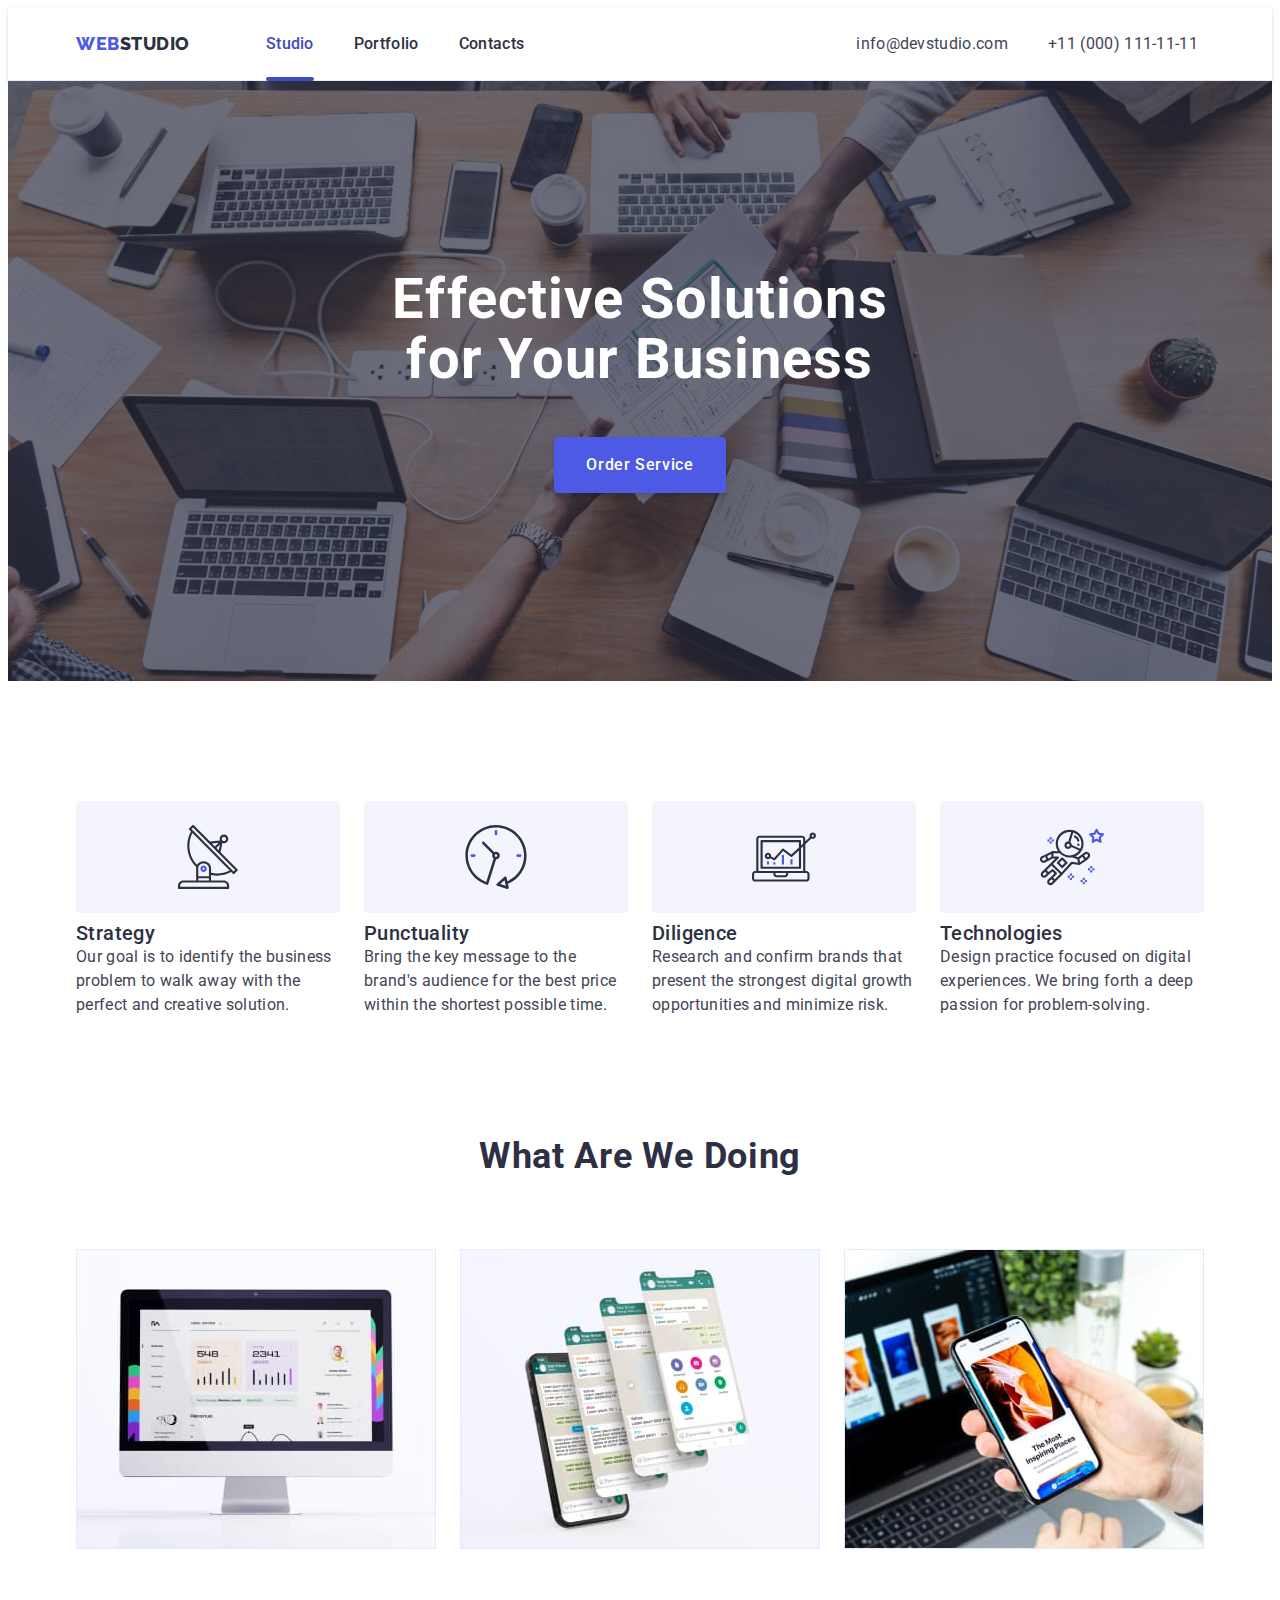
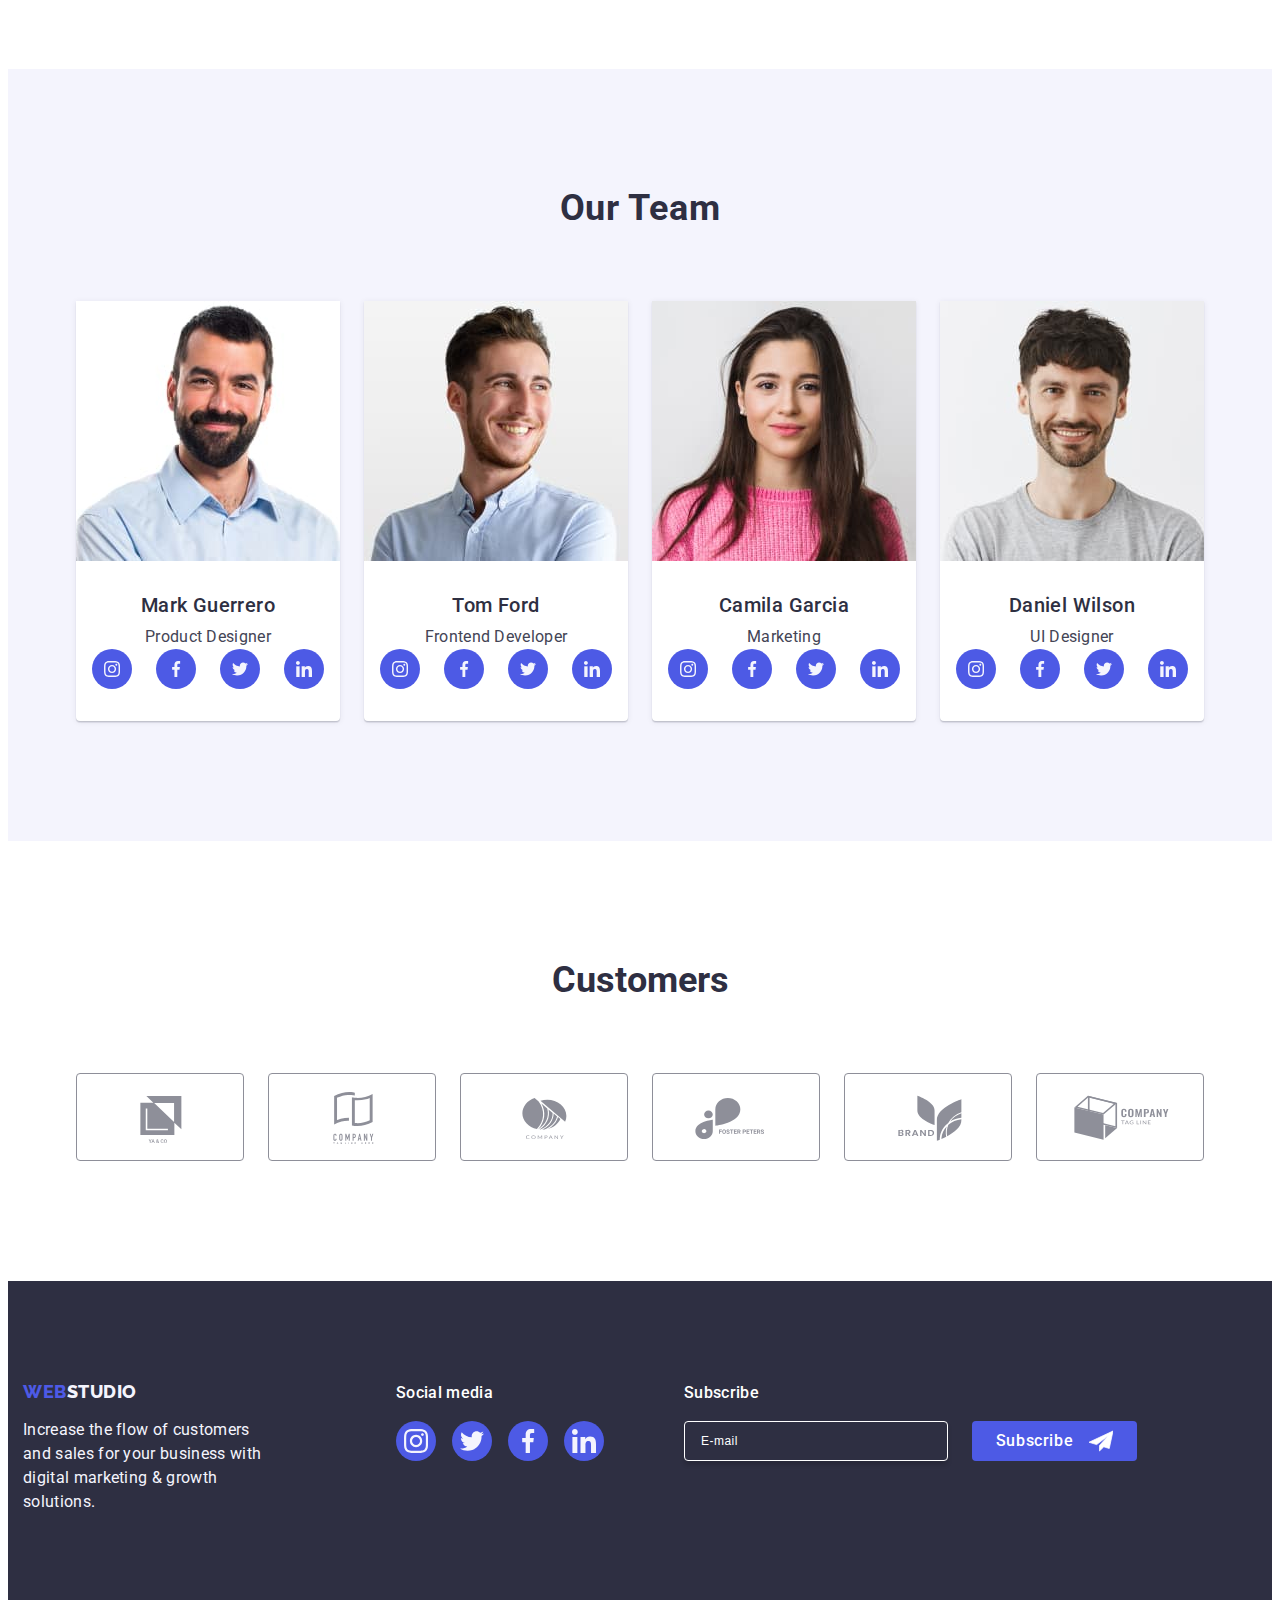
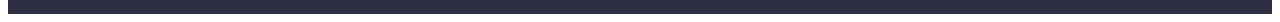
<file: index.html>
<!DOCTYPE html>
<html lang="en">
  <head>
    <meta charset="utf-8" />
    <meta
      name="description"
      content="Learning the basics of HTML for beginners"
    />

    <title>WebStudio</title>
    <link
      rel="stylesheet"
      href="https://cdnjs.cloudflare.com/ajax/libs/modern-normalize/2.0.0/modern-normalize.min.css"
      integrity="sha512-4xo8blKMVCiXpTaLzQSLSw3KFOVPWhm/TRtuPVc4WG6kUgjH6J03IBuG7JZPkcWMxJ5huwaBpOpnwYElP/m6wg=="
      crossorigin="anonymous"
      referrerpolicy="no-referrer"
    />
    <link rel="stylesheet" href="./css/styles.css" />
    <link rel="preconnect" href="https://fonts.googleapis.com" />
    <link rel="preconnect" href="https://fonts.gstatic.com" crossorigin />
    <link
      href="https://fonts.googleapis.com/css2?family=Raleway:wght@800&family=Roboto:wght@400;500;700;900&display=swap"
      rel="stylesheet"
    />
  </head>
  <!-- Body -->
  <body>
    <header class="top-line">
      <div class="site-info container">
        <nav class="logo-line list">
          <a class="link logo-link" href="./index.html"
            >WEB<span class="logo-name">Studio</span></a
          >

          <ul class="list menu">
            <li class="pages">
              <a class="link input-list current" href="./index.html">Studio</a>
            </li>
            <li>
              <a class="link input-list" href="./portfolio.html">Portfolio</a>
            </li>
            <li>
              <a class="link input-list" href="">Contacts</a>
            </li>
          </ul>
        </nav>
        <address class="address-info">
          <ul class="list menu-contact">
            <li>
              <a class="link contacts-list" href="mailto:info@devstudio.com"
                >info@devstudio.com</a
              >
            </li>
            <li>
              <a class="link contacts-list" href="tel:+110001111111"
                >+11 (000) 111-11-11</a
              >
            </li>
          </ul>
        </address>
      </div>
    </header>
    <!-- Main -->
    <main>
      <!-- Section1 -->
      <section class="title">
        <div class="container">
          <h1 class="wrapper">Effective Solutions for Your Business</h1>
          <button class="main-button" type="button" data-modal-open="">
            Order Service
          </button>
        </div>
      </section>
      <!-- Section2 -->
      <section class="company-strategy">
        <div class="container">
          <h2 class="valuables visually-hidden">Hello</h2>
          <ul class="list card-set">
            <li class="list-item">
              <div class="image-company-box">
                <svg class="section-icon" width="64" height="64">
                  <use href="./images/icons.svg#icon-Group"></use>
                </svg>
              </div>
              <h3 class="valuables-list">Strategy</h3>
              <p class="valuables-descr">
                Our goal is to identify the business problem to walk away with
                the perfect and creative solution.
              </p>
            </li>

            <li class="list-item">
              <div class="image-company-box">
                <svg class="section-icon" width="64" height="64">
                  <use href="./images/icons.svg#icon-clock"></use>
                </svg>
              </div>

              <h3 class="valuables-list">Punctuality</h3>
              <p class="valuables-descr">
                Bring the key message to the brand's audience for the best price
                within the shortest possible time.
              </p>
            </li>

            <li class="list-item">
              <div class="image-company-box">
                <svg class="section-icon" width="64" height="64">
                  <use href="./images/icons.svg#icon-diagram"></use>
                </svg>
              </div>
              <h3 class="valuables-list">Diligence</h3>
              <p class="valuables-descr">
                Research and confirm brands that present the strongest digital
                growth opportunities and minimize risk.
              </p>
            </li>

            <li class="list-item">
              <div class="image-company-box">
                <svg class="section-icon" width="64" height="64">
                  <use href="./images/icons.svg#icon-astronaut"></use>
                </svg>
              </div>
              <h3 class="valuables-list">Technologies</h3>
              <p class="valuables-descr">
                Design practice focused on digital experiences. We bring forth a
                deep passion for problem-solving.
              </p>
            </li>
          </ul>
        </div>
      </section>
      <!-- Section3 -->
      <section class="pictures">
        <div class="container">
          <h2 class="company-activity">What are we doing</h2>
          <ul class="list picture-company">
            <li class="pic-description">
              <img src="./images/img1.jpg" alt="picture" width="360" />
            </li>
            <li class="pic-description">
              <img src="./images/img2.jpg" alt="picture2" width="360" />
            </li>
            <li class="pic-description">
              <img src="./images/img3.jpg" alt="picture3" width="360" />
            </li>
          </ul>
        </div>
      </section>

      <!-- Section4 -->
      <section class="section-team">
        <div class="container">
          <h2 class="team-workers">Our Team</h2>
          <ul class="list photo">
            <li class="specialists">
              <img src="./images/img4.jpg" alt="picture4" width="264" />
              <div class="profession">
                <h3 class="valuables-list-subtitle">Mark Guerrero</h3>
                <p class="valuables-list-descr">Product Designer</p>
                <ul class="social-networks">
                  <li class="social-media">
                    <a
                      class="social-link"
                      href="./images/icons.svg#icon-instagram"
                    >
                      <svg class="logotype" width="16" height="16">
                        <use href="./images/icons.svg#icon-instagram"></use>
                      </svg>
                    </a>
                  </li>
                  <li class="social-media">
                    <a
                      class="social-link"
                      href="./images/icons.svg#icon-facebook"
                      ><svg class="logotype" width="16" height="16">
                        <use href="./images/icons.svg#icon-facebook"></use>
                      </svg>
                    </a>
                  </li>
                  <li class="social-media">
                    <a
                      class="social-link"
                      href="./images/icons.svg#icon-twitter"
                    >
                      <svg class="logotype" width="16" height="16">
                        <use href="./images/icons.svg#icon-twitter"></use>
                      </svg>
                    </a>
                  </li>
                  <li class="social-media">
                    <a
                      class="social-link"
                      href="./images/icons.svg#icon-linkedin"
                      ><svg class="logotype" width="16" height="16">
                        <use href="./images/icons.svg#icon-linkedin"></use>
                      </svg>
                    </a>
                  </li>
                </ul>
              </div>
            </li>
            <li class="specialists">
              <img src="./images/img5.jpg" alt="picture5" width="264" />
              <div class="profession">
                <h3 class="valuables-list-subtitle">Tom Ford</h3>
                <p class="valuables-list-descr">Frontend Developer</p>
                <ul class="social-networks">
                  <li class="social-media">
                    <a
                      class="social-link"
                      href="./images/icons.svg#icon-instagram"
                      ><svg class="logotype" width="16" height="16">
                        <use href="./images/icons.svg#icon-instagram"></use>
                      </svg>
                    </a>
                  </li>
                  <li class="social-media">
                    <a
                      class="social-link"
                      href="./images/icons.svg#icon-facebook"
                      ><svg class="logotype" width="16" height="16">
                        <use href="./images/icons.svg#icon-facebook"></use>
                      </svg>
                    </a>
                  </li>
                  <li class="social-media">
                    <a
                      class="social-link"
                      href="./images/icons.svg#icon-twitter"
                      ><svg class="logotype" width="16" height="16">
                        <use href="./images/icons.svg#icon-twitter"></use>
                      </svg>
                    </a>
                  </li>
                  <li class="social-media">
                    <a
                      class="social-link"
                      href="./images/icons.svg#icon-linkedin"
                      ><svg class="logotype" width="16" height="16">
                        <use href="./images/icons.svg#icon-linkedin"></use>
                      </svg>
                    </a>
                  </li>
                </ul>
              </div>
            </li>

            <li class="specialists">
              <img src="./images/img6.jpg" alt="picture6" width="264" />
              <div class="profession">
                <h3 class="valuables-list-subtitle">Camila Garcia</h3>
                <p class="valuables-list-descr">Marketing</p>
                <ul class="social-networks">
                  <li class="social-media">
                    <a
                      class="social-link"
                      href="./images/icons.svg#icon-instagram"
                      ><svg class="logotype" width="16" height="16">
                        <use href="./images/icons.svg#icon-instagram"></use>
                      </svg>
                    </a>
                  </li>
                  <li class="social-media">
                    <a
                      class="social-link"
                      href="./images/icons.svg#icon-facebook"
                      ><svg class="logotype" width="16" height="16">
                        <use href="./images/icons.svg#icon-facebook"></use>
                      </svg>
                    </a>
                  </li>
                  <li class="social-media">
                    <a
                      class="social-link"
                      href="./images/icons.svg#icon-twitter"
                      ><svg class="logotype" width="16" height="16">
                        <use href="./images/icons.svg#icon-twitter"></use>
                      </svg>
                    </a>
                  </li>
                  <li class="social-media">
                    <a
                      class="social-link"
                      href="./images/icons.svg#icon-linkedin"
                      ><svg class="logotype" width="16" height="16">
                        <use href="./images/icons.svg#icon-linkedin"></use>
                      </svg>
                    </a>
                  </li>
                </ul>
              </div>
            </li>

            <li class="specialists">
              <img src="./images/img7.jpg" alt="picture7" width="264" />
              <div class="profession">
                <h3 class="valuables-list-subtitle">Daniel Wilson</h3>
                <p class="valuables-list-descr">UI Designer</p>
                <ul class="social-networks">
                  <li class="social-media">
                    <a
                      class="social-link"
                      href="./images/icons.svg#icon-instagram"
                      ><svg class="logotype" width="16" height="16">
                        <use href="./images/icons.svg#icon-instagram"></use>
                      </svg>
                    </a>
                  </li>
                  <li class="social-media">
                    <a
                      class="social-link"
                      href="./images/icons.svg#icon-facebook"
                      ><svg class="logotype" width="16" height="16">
                        <use href="./images/icons.svg#icon-facebook"></use>
                      </svg>
                    </a>
                  </li>
                  <li class="social-media">
                    <a
                      class="social-link"
                      href="./images/icons.svg#icon-twitter"
                      ><svg class="logotype" width="16" height="16">
                        <use href="./images/icons.svg#icon-twitter"></use>
                      </svg>
                    </a>
                  </li>
                  <li class="social-media">
                    <a
                      class="social-link"
                      href="./images/icons.svg#icon-linkedin"
                      ><svg class="logotype" width="16" height="16">
                        <use href="./images/icons.svg#icon-linkedin"></use>
                      </svg>
                    </a>
                  </li>
                </ul>
              </div>
            </li>
          </ul>
        </div>
      </section>
      <!-- Section 5 -->
      <section class="customers">
        <div class="container">
          <h2 class="section-name">Customers</h2>
          <ul class="clients">
            <li class="client-pic">
              <a class="client-img" href="./images/icons.svg#icon-Logotip"
                ><svg class="client-logo" width="104" height="56">
                  <use href="./images/icons.svg#icon-Logotip"></use>
                </svg>
              </a>
            </li>
            <li class="client-pic">
              <a class="client-img" href="./images/icons.svg#icon-Logotip1"
                ><svg class="client-logo" width="104" height="56">
                  <use href="./images/icons.svg#icon-Logotip1"></use>
                </svg>
              </a>
            </li>
            <li class="client-pic">
              <a class="client-img" href="./images/icons.svg#icon-Logotip2"
                ><svg class="client-logo" width="104" height="56">
                  <use href="./images/icons.svg#icon-Logotip2"></use>
                </svg>
              </a>
            </li>
            <li class="client-pic">
              <a class="client-img" href="./images/icons.svg#icon-Logotip3"
                ><svg class="client-logo" width="104" height="56">
                  <use href="./images/icons.svg#icon-Logotip3"></use>
                </svg>
              </a>
            </li>
            <li class="client-pic">
              <a class="client-img" href="./images/icons.svg#icon-Logotip4"
                ><svg class="client-logo" width="104" height="56">
                  <use href="./images/icons.svg#icon-Logotip4"></use>
                </svg>
              </a>
            </li>
            <li class="client-pic">
              <a class="client-img" href="./images/icons.svg#icon-Logotip5"
                ><svg class="client-logo" width="104" height="56">
                  <use href="./images/icons.svg#icon-Logotip5"></use>
                </svg>
              </a>
            </li>
          </ul>
        </div>
      </section>
    </main>
    <!-- Footer -->
    <footer class="page-down">
      <div class="container foot-class">
        <div class="logo-contain">
          <a class="link logo-web" href="./index.html"
            >Web<span class="logo-down-name">Studio</span></a
          >
          <p class="footer-descr">
            Increase the flow of customers and sales for your business with
            digital marketing & growth solutions.
          </p>
        </div>

        <div class="social-media-class">
          <p class="social-m">Social media</p>
          <ul class="social-icon">
            <li class="link-item">
              <a class="social-id" href="./images/icons.svg#icon-instagram"
                ><svg class="id-media" width="24" height="24">
                  <use href="./images/icons.svg#icon-instagram"></use>
                </svg>
              </a>
            </li>
            <li class="link-item">
              <a class="social-id" href="./images/icons.svg#icon-twitter"
                ><svg class="id-media" width="24" height="24">
                  <use href="./images/icons.svg#icon-twitter"></use>
                </svg>
              </a>
            </li>
            <li class="link-item">
              <a class="social-id" href="./images/icons.svg#icon-facebook"
                ><svg class="id-media" width="24" height="24">
                  <use href="./images/icons.svg#icon-facebook"></use>
                </svg>
              </a>
            </li>
            <li class="link-item">
              <a class="social-id" href="./images/icons.svg#icon-linkedin"
                ><svg class="id-media" width="24" height="24">
                  <use href="./images/icons.svg#icon-linkedin"></use>
                </svg>
              </a>
            </li>
          </ul>
        </div>
        <div class="footer-bottom">
          <p class="subscribe-class">Subscribe</p>
          <form class="footer-form" name="subscribe_form">
            <label class="label-class">
              <input
                class="footer-form-input"
                name="subscribe-email"
                type="email"
                placeholder="E-mail"
            /></label>

            <button class="button-form" type="submit">
              Subscribe
              <svg class="button-form-icon" width="24" height="24">
                <use href="./images/icons.svg#icon-Frame-3"></use>
              </svg>
            </button>
          </form>
        </div>
      </div>
    </footer>
    <!-- Modal window -->

    <div class="backdrop is-hidden" data-modal>
      <div class="modal">
        <button type="button" class="close-button" data-modal-close>
          <svg class="modal-icon" width="8" height="8">
            <use href="./images/icons.svg#icon-close-black-18dp-2-1"></use>
          </svg>
        </button>
        <p class="modal-caption">
          Leave your contacts and we will call you back
        </p>
        <form
          class="modal-form"
          name="feedback-form"
          novalidate
          autocomplete="on"
        >
          <div class="modal-form-contain">
            <label class="modal-form-label" for="user-name">Name</label>
            <div class="modal-form-field">
              <input
                class="modal-form-input"
                type="text"
                name="user-name"
                id="user-name"
                placeholder="Ivan Ivanov"
                required
                minlength="3"
              />
              <svg class="modal-form-icon" width="18" height="24">
                <use href="./images/icons.svg#icon-person-black-18dp-1"></use>
              </svg>
            </div>
          </div>

          <div class="modal-form-contain">
            <label class="modal-form-label" for="user-phone">Phone</label>
            <div class="modal-form-field">
              <input
                class="modal-form-input"
                type="tel"
                name="user-phone"
                id="user-phone"
                placeholder=""
                minlength="12"
                maxlength="12"
              />
              <svg class="modal-form-icon" width="18" height="24">
                <use href="./images/icons.svg#icon-phone-black-18dp-1"></use>
              </svg>
            </div>
          </div>

          <div class="modal-form-contain">
            <label class="modal-form-label" for="user-email">Email</label>
            <div class="modal-form-field">
              <input
                class="modal-form-input"
                type="email"
                name="user-email"
                id="user-email"
                placeholder="example@example.com"
                required
              />
              <svg class="modal-form-icon" width="18" height="24">
                <use href="./images/icons.svg#icon-email-black-18dp-1"></use>
              </svg>
            </div>
          </div>

          <div class="modal-text-input">
            <label class="modal-form-label" for="user-comment">Comment</label>
            <textarea
              class="modal-form-comment"
              name="user-comment"
              id="user-comment"
              rows="5"
              placeholder="Text input"
            ></textarea>
          </div>

          <div class="checkbox-container">
            <input
              class="checkbox-modal visually-hidden"
              type="checkbox"
              name="user-privacy"
              value="true"
              id="user-privacy"
              required
            />
            <label class="modal-form-agreement" for="user-privacy">
              <span class="modal-form-desc">
                <svg class="modal-icon-check" width="10" height="8">
                  <use href="./images/icons.svg#icon-vector"></use>
                </svg> </span
              >I accept the terms and conditions of the
              <a
                class="modal-form-link"
                href=""
                target="_blank"
                rel="noopener noreferrer"
                >Privacy Policy</a
              >
            </label>
          </div>

          <button class="modal-btn" type="submit">Send</button>
        </form>
      </div>
    </div>

    <script src="./js/modal.js"></script>
  </body>
</html>
</file>
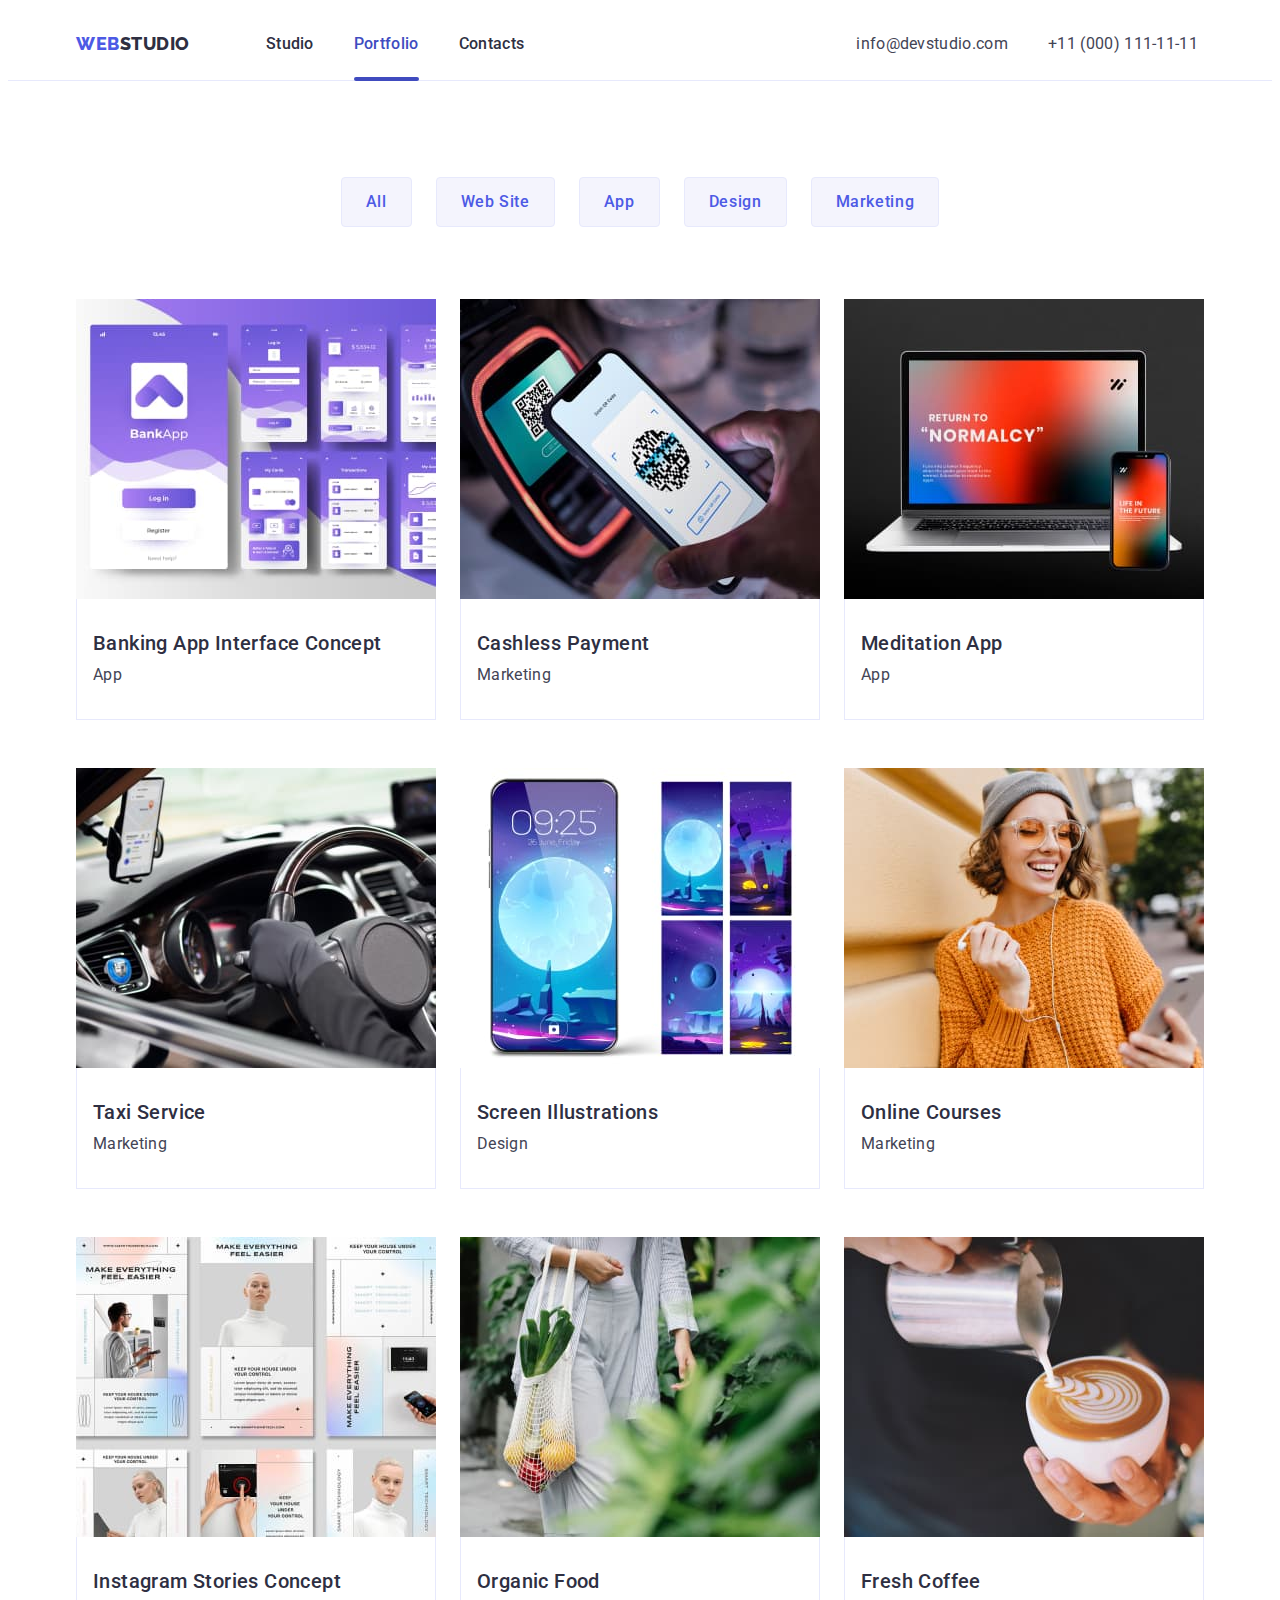
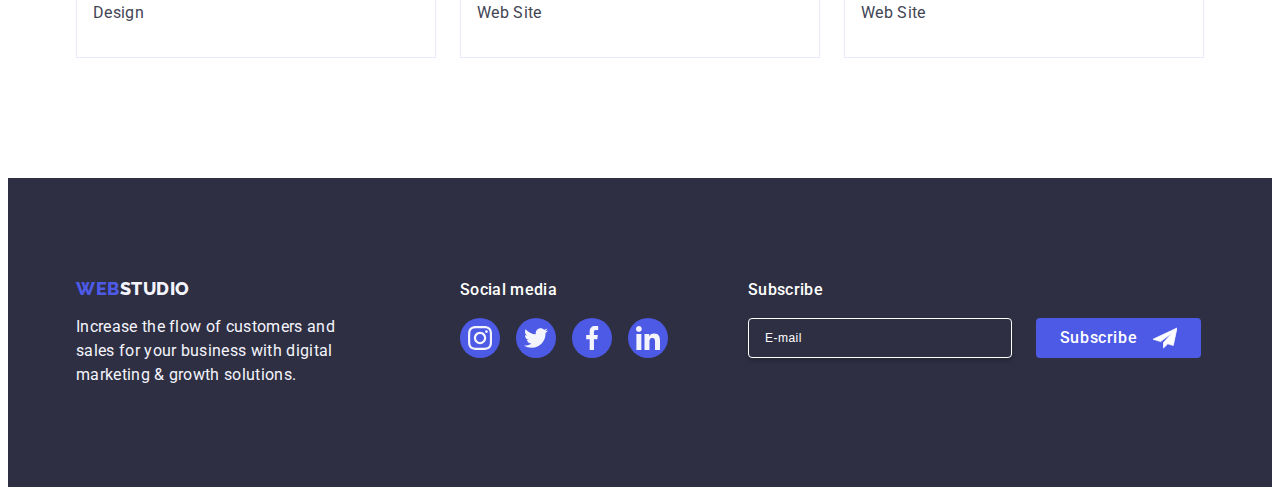
<file: portfolio.html>
<!DOCTYPE html>
<html lang="en">
  <head>
    <meta charset="utf-8" />
    <meta
      name="description"
      content="Learning the basics of HTML for beginners"
    />

    <title>Portfolio</title>
    <link
      rel="stylesheet"
      href="https://cdnjs.cloudflare.com/ajax/libs/modern-normalize/2.0.0/modern-normalize.min.css"
      integrity="sha512-4xo8blKMVCiXpTaLzQSLSw3KFOVPWhm/TRtuPVc4WG6kUgjH6J03IBuG7JZPkcWMxJ5huwaBpOpnwYElP/m6wg=="
      crossorigin="anonymous"
      referrerpolicy="no-referrer"
    />
    <link rel="stylesheet" href="./css/styles.css" />
    <link rel="preconnect" href="https://fonts.googleapis.com" />
    <link rel="preconnect" href="https://fonts.gstatic.com" crossorigin />
    <link
      href="https://fonts.googleapis.com/css2?family=Raleway:wght@800&family=Roboto:wght@400;500;700;900&display=swap"
      rel="stylesheet"
    />
  </head>
  <!-- Body -->
  <body>
    <header class="portfolio-class">
      <div class="container portfolio-info">
        <nav class="list logo-line">
          <a class="link logo-link" href="./index.html"
            >WEB<span class="logo-name">Studio</span></a
          >

          <ul class="list menu">
            <li>
              <a class="link input-list" href="./index.html">Studio</a>
            </li>
            <li>
              <a class="link input-list current" href="./portfolio.html"
                >Portfolio</a
              >
            </li>
            <li>
              <a class="link input-list" href="">Contacts</a>
            </li>
          </ul>
        </nav>
        <address class="address-info">
          <ul class="list email-info">
            <li>
              <a class="link contacts-list" href="mailto:info@devstudio.com"
                >info@devstudio.com</a
              >
            </li>
            <li>
              <a class="link contacts-list" href="tel:+110001111111"
                >+11 (000) 111-11-11</a
              >
            </li>
          </ul>
        </address>
      </div>
    </header>
    <!-- Main -->
    <main>
      <!-- Section -->
      <section class="buttons">
        <div class="container">
          <h1 class="visually-hidden">Portfolio</h1>
          <ul class="list button-list">
            <li><button class="other-buttons" type="button">All</button></li>
            <li>
              <button class="other-buttons" type="button">Web Site</button>
            </li>
            <li><button class="other-buttons" type="button">App</button></li>
            <li><button class="other-buttons" type="button">Design</button></li>
            <li>
              <button class="other-buttons" type="button">Marketing</button>
            </li>
          </ul>
          <ul class="list company-pic">
            <li class="img-decript">
              <a class="link apps" href="./images/img8.jpg">
                <div class="box">
                  <img
                    src="./images/img8.jpg"
                    alt="Banking App Interface Concept"
                    width="360"
                  />
                  <p class="overlay">
                    14 Stylish and User-Friendly App Design Concepts · Task
                    Manager App · Calorie Tracker App · Exotic Fruit Ecommerce
                    App · Cloud Storage App
                  </p>
                </div>
                <div class="company-app">
                  <h2 class="second-title">Banking App Interface Concept</h2>
                  <p class="contains">App</p>
                </div>
              </a>
            </li>
            <li class="img-decript">
              <a class="link apps" href="./images/img9.jpg">
                <div class="box">
                  <img src="./images/img9.jpg" alt="payment" width="360" />
                  <p class="overlay">
                    14 Stylish and User-Friendly App Design Concepts · Task
                    Manager App · Calorie Tracker App · Exotic Fruit Ecommerce
                    App · Cloud Storage App
                  </p>
                </div>
                <div class="company-app">
                  <h2 class="second-title">Cashless Payment</h2>
                  <p class="contains">Marketing</p>
                </div>
              </a>
            </li>
            <li class="img-decript">
              <a class="link apps" href="./images/img10.jpg">
                <div class="box">
                  <img src="./images/img10.jpg" alt="meditation" width="360" />
                  <p class="overlay">
                    14 Stylish and User-Friendly App Design Concepts · Task
                    Manager App · Calorie Tracker App · Exotic Fruit Ecommerce
                    App · Cloud Storage App
                  </p>
                </div>
                <div class="company-app">
                  <h2 class="second-title">Meditation App</h2>
                  <p class="contains">App</p>
                </div>
              </a>
            </li>
            <li class="img-decript">
              <a class="link apps" href="./images/img11.jpg">
                <div class="box">
                  <img src="./images/img11.jpg" alt="taxi" width="360" />
                  <p class="overlay">
                    14 Stylish and User-Friendly App Design Concepts · Task
                    Manager App · Calorie Tracker App · Exotic Fruit Ecommerce
                    App · Cloud Storage App
                  </p>
                </div>
                <div class="company-app">
                  <h2 class="second-title">Taxi Service</h2>
                  <p class="contains">Marketing</p>
                </div>
              </a>
            </li>
            <li class="img-decript">
              <a class="link apps" href="./images/img12.jpg">
                <div class="box">
                  <img
                    src="./images/img12.jpg"
                    alt="illustration"
                    width="360"
                  />

                  <p class="overlay">
                    14 Stylish and User-Friendly App Design Concepts · Task
                    Manager App · Calorie Tracker App · Exotic Fruit Ecommerce
                    App · Cloud Storage App
                  </p>
                </div>
                <div class="company-app">
                  <h2 class="second-title">Screen Illustrations</h2>
                  <p class="contains">Design</p>
                </div>
              </a>
            </li>
            <li class="img-decript">
              <a class="link apps" href="./images/img13.jpg">
                <div class="box">
                  <img src="./images/img13.jpg" alt="courses" width="360" />
                  <p class="overlay">
                    14 Stylish and User-Friendly App Design Concepts · Task
                    Manager App · Calorie Tracker App · Exotic Fruit Ecommerce
                    App · Cloud Storage App
                  </p>
                </div>
                <div class="company-app">
                  <h2 class="second-title">Online Courses</h2>
                  <p class="contains">Marketing</p>
                </div>
              </a>
            </li>
            <li class="img-decript">
              <a class="link apps" href="./images/img14.jpg">
                <div class="box">
                  <img
                    src="./images/img14.jpg"
                    alt="instastories"
                    width="360"
                  />
                  <p class="overlay">
                    14 Stylish and User-Friendly App Design Concepts · Task
                    Manager App · Calorie Tracker App · Exotic Fruit Ecommerce
                    App · Cloud Storage App
                  </p>
                </div>
                <div class="company-app">
                  <h2 class="second-title">Instagram Stories Concept</h2>
                  <p class="contains">Design</p>
                </div>
              </a>
            </li>
            <li class="img-decript">
              <a class="link apps" href="./images/img15.jpg">
                <div class="box">
                  <img src="./images/img15.jpg" alt="food" width="360" />
                  <p class="overlay">
                    14 Stylish and User-Friendly App Design Concepts · Task
                    Manager App · Calorie Tracker App · Exotic Fruit Ecommerce
                    App · Cloud Storage App
                  </p>
                </div>
                <div class="company-app">
                  <h2 class="second-title">Organic Food</h2>
                  <p class="contains">Web Site</p>
                </div>
              </a>
            </li>
            <li class="img-decript">
              <a class="link apps" href="./images/img16.jpg">
                <div class="box">
                  <img src="./images/img16.jpg" alt="coffee" width="360" />
                  <p class="overlay">
                    14 Stylish and User-Friendly App Design Concepts · Task
                    Manager App · Calorie Tracker App · Exotic Fruit Ecommerce
                    App · Cloud Storage App
                  </p>
                </div>
                <div class="company-app">
                  <h2 class="second-title">Fresh Coffee</h2>
                  <p class="contains">Web Site</p>
                </div>
              </a>
            </li>
          </ul>
        </div>
      </section>
    </main>
    <!-- Footer -->
    <footer class="page-down">
      <div class="container port-footer">
        <div class="logo-contain">
          <a class="link logo-web" href="./index.html"
            >Web<span class="logo-down-name">Studio</span></a
          >
          <p class="footer-descr">
            Increase the flow of customers and sales for your business with
            digital marketing & growth solutions.
          </p>
        </div>

        <div class="social-media-class">
          <p class="social-m">Social media</p>
          <ul class="social-icon">
            <li class="link-item">
              <a class="social-id" href="./images/icons.svg#icon-instagram"
                ><svg class="id-media" width="24" height="24">
                  <use href="./images/icons.svg#icon-instagram"></use>
                </svg>
              </a>
            </li>
            <li class="link-item">
              <a class="social-id" href="./images/icons.svg#icon-twitter"
                ><svg class="id-media" width="24" height="24">
                  <use href="./images/icons.svg#icon-twitter"></use>
                </svg>
              </a>
            </li>
            <li class="link-item">
              <a class="social-id" href="./images/icons.svg#icon-facebook"
                ><svg class="id-media" width="24" height="24">
                  <use href="./images/icons.svg#icon-facebook"></use>
                </svg>
              </a>
            </li>
            <li class="link-item">
              <a class="social-id" href="./images/icons.svg#icon-linkedin"
                ><svg class="id-media" width="24" height="24">
                  <use href="./images/icons.svg#icon-linkedin"></use>
                </svg>
              </a>
            </li>
          </ul>
        </div>
        <div class="footer-bottom">
          <p class="subscribe-class">Subscribe</p>
          <form class="footer-form" name="subscribe_form">
            <label class="label-class">
              <input
                class="footer-form-input"
                name="subscribe-email"
                type="email"
                placeholder="E-mail"
            /></label>

            <button class="button-form" type="submit">
              Subscribe
              <svg class="button-form-icon" width="24" height="24">
                <use href="./images/icons.svg#icon-Frame-3"></use>
              </svg>
            </button>
          </form>
        </div>
      </div>
    </footer>
  </body>
</html>
</file>
<file: css/styles.css>
:root {
  --brand-color: #404bf4;
  --primary-white-color: #ffffff;
  --body-color: #434455;
  --clasic-background-color: #f4f4fd;
  --footer-color: #2e2f42;
  --button-color: #4d5ae5;
  --label-color: #8e8f99;
}
h1,
h2,
h3,
h4 {
  margin: 0;
}
p {
  margin: 0;
}
ul {
  margin: 0;
  padding: 0;
  list-style-type: none;
}
.title {
  background-color: #2e2f42;
  background-image: linear-gradient(
      rgba(46, 47, 66, 0.7),
      rgba(46, 47, 66, 0.7)
    ),
    url(../images/people-office.jpg);
  background-repeat: no-repeat;
  background-size: cover;
  background-position: center;
  color: white;
  padding: 188px 0;
  max-width: 1440px;
}
.logo-name {
  color: #2e2f42;
  font-family: "Raleway", sans-serif;
  font-weight: 800;
  font-size: 18px;
  line-height: 1.17;
  letter-spacing: 0.03em;
  text-transform: uppercase;
}
.logo-link {
  font-family: "Raleway", sans-serif;
  font-weight: 800;
  font-size: 18px;
  line-height: 1.17;
  letter-spacing: 0.03em;
  text-transform: uppercase;
  color: #4d5ae5;
  margin-right: 76px;
}
.logo-down-name {
  font-family: "Raleway", sans-serif;
  font-weight: 800;
  font-size: 18px;
  line-height: 1.17;
  letter-spacing: 0.03em;
  text-transform: uppercase;
  color: #f4f4fd;
}

.company-activity {
  background-color: white;
  color: #2e2f42;
  font-size: 36px;
  line-height: 1.11;
  text-align: center;
  letter-spacing: 0.02em;
  text-transform: capitalize;
  margin-bottom: 72px;
}
.team-workers {
  background-color: #f4f4fd;
  color: #2e2f42;
  font-size: 36px;
  line-height: 1.11;
  text-align: center;
  letter-spacing: 0.02em;
  text-transform: capitalize;
  margin-bottom: 72px;
}
.photo {
  display: flex;
  gap: 24px;
}
.valuables-list {
  width: 264px;
  color: var(--navyblue, #2e2f42);
  font-size: 20px;
  font-style: normal;
  font-weight: 500;
  line-height: 24px;
  letter-spacing: 0.4px;
}
.valuables-descr {
  width: 264px;
  color: var(--slate, #434455);
  font-size: 16px;
  font-style: normal;
  font-weight: 400;
  line-height: 24px;
  letter-spacing: 0.32px;
}
.valuables-list-descr {
  color: #434455;
  font-size: 16px;
  line-height: 1.5;
  letter-spacing: 0.02em;
  text-align: center;
  line-height: 24px;
}

.logo-web {
  font-family: "Raleway", sans-serif;
  font-weight: 800;
  font-size: 18px;
  line-height: 1.17;
  letter-spacing: 0.03em;
  text-transform: uppercase;
  color: #4d5ae5;
  display: inline-block;
  margin-bottom: 16px;
}
.main-button {
  background-color: #4d5ae5;
  color: white;
  font-family: "Roboto", sans-serif;
  font-weight: 500;
  font-size: 16px;
  line-height: 1.5;
  letter-spacing: 0.04em;
  cursor: pointer;
  padding: 16px 32px;
  border-radius: 4px;
  box-shadow: 0px 4px 4px 0px rgba(0, 0, 0, 0.15);
  display: block;
  min-width: 169px;
  height: 56px;
  border: none;
  margin: 0 auto;
  transition: background-color 250ms cubic-bezier(0.4, 0, 0.2, 1);
}
.link {
  text-decoration: none;
}
.main-button:hover {
  color: white;
  background-color: #404bbf;
}
.main-button:focus {
  background-color: #404bbf;
}
.other-buttons {
  font-family: "Roboto", sans-serif;
  color: #4d5ae5;
  background-color: #f4f4fd;
  font-weight: 500;
  font-size: 16px;
  line-height: 1.5;
  letter-spacing: 0.04em;
  cursor: pointer;
  padding: 12px 24px;
  border: 1px solid #e7e9fc;
  border-radius: 4px;
  transition: color 250ms cubic-bezier(0.4, 0, 0.2, 1),
    background-color 250ms cubic-bezier(0.4, 0, 0.2, 1),
    border-color 250ms cubic-bezier(0.4, 0, 0.2, 1),
    box-shadow 250ms cubic-bezier(0.4, 0, 0.2, 1);
}
.other-buttons:hover,
.other-buttons:focus {
  color: white;
  background-color: #404bbf;
  border: 1px solid transparent;
  box-shadow: 0px 3px 1px rgba(0, 0, 0, 0.1), 0px 2px 1px rgba(0, 0, 0, 0.08),
    0px 2px 2px rgba(0, 0, 0, 0.12);
}

.apps {
  display: block;
  transition: box-shadow 250ms cubic-bezier(0.4, 0, 0.2, 1);
}
.apps:hover,
.apps:focus {
  box-shadow: 0px 1px 6px rgba(46, 47, 66, 0.08),
    0px 1px 1px rgba(46, 47, 66, 0.16), 0px 2px 1px rgba(46, 47, 66, 0.08);
  transform: translateY(0%);
}
.footer-descr {
  color: #f4f4fd;
  line-height: 1.5;
  letter-spacing: 0.02em;
  max-width: 264px;
}
.input-list {
  font-weight: 500;
  font-size: 16px;
  line-height: 1.5;
  letter-spacing: 0.02em;
  text-decoration: none;
  padding: 24px 0 24px;
  display: block;
  position: relative;
  transition: color 250ms cubic-bezier(0.4, 0, 0.2, 1);
  color: var(--navyblue, #2e2f42);
}
.current {
  color: #404bbf;
  position: relative;
}
.current::after {
  width: 100%;
  content: "";
  position: absolute;
  left: 0;
  bottom: -1px;
  height: 4px;
  background-color: #404bbf;
  border-radius: 2px;
  transition: border-radius 2px;
}

.input-list:hover,
.input-list:focus {
  color: #404bbf;
}

.pages {
  position: relative;
  color: #404bbf;
  transition: color 250ms cubic-bezier(0.4, 0, 0.2, 1);
}
.pages::after {
  position: absolute;
  left: 0;
  bottom: -1px;
  height: 4px;
  background-color: #404bbf;
  border-radius: 2px;
}

.list {
  list-style: none;
}
body {
  font-family: "Roboto", sans-serif;
  color: #434455;
  background-color: #ffffff;
}
.second-title {
  font-weight: 500;
  font-size: 20px;
  line-height: 1.2;
  letter-spacing: 0.02em;
  color: #2e2f42;
}
.contains {
  font-size: 16px;
  line-height: 1.5;
  letter-spacing: 0.02em;
  color: #434455;
}
.contains:hover,
.contains:focus {
  transform: translateY(0%);
}
address {
  font-style: normal;
}
.wrapper {
  font-size: 56px;
  line-height: 60px;
  text-align: center;
  letter-spacing: 0.02em;
  color: #ffffff;
  max-width: 496px;
  height: 120px;
  margin: 0 auto;
  margin-bottom: 48px;
  font-weight: 700;
}
.valuables {
  font-weight: 500;
  font-size: 20px;
  line-height: 1.2;
  letter-spacing: 0.02em;
  color: #2e2f42;
}
.valuables-list-subtitle {
  font-weight: 500;
  font-size: 20px;
  line-height: 1.2;
  letter-spacing: 0.02em;
  color: #2e2f42;
  background-color: #ffffff;
  margin-bottom: 8px;
  text-align: center;
}
.image-company-box {
  background-color: #f4f4fd;
  border-radius: 4px;
  width: 264px;
  height: 112px;
  flex-shrink: 0;
  margin-bottom: 8px;
  display: flex;
  justify-content: center;
  align-items: center;
}

.logo-icon {
  display: flex;
  justify-content: center;
  align-items: center;
  border-radius: 10px;
  width: 40px;
  height: 40px;
  background-color: #4d5ae5;
  color: #f4f4fd;
}
.second-title {
  font-weight: 500;
  font-size: 20px;
  line-height: 1.2;
  letter-spacing: 0.02em;
  color: #2e2f42;
  margin-bottom: 8px;
}
.contacts-list {
  font-size: 16px;
  line-height: 1.5;
  letter-spacing: 0.02em;
  color: #434455;
  transition: color 250ms cubic-bezier(0.4, 0, 0.2, 1);
}
.contacts-list:hover,
.contacts-list:focus {
  color: #404bbf;
}

.section-team {
  background-color: #f4f4fd;
  padding: 120px 0;
}
.specialists {
  box-shadow: 0px 1px 6px rgba(46, 47, 66, 0.08),
    0px 1px 1px rgba(46, 47, 66, 0.16), 0px 2px 1px rgba(46, 47, 66, 0.08);
  background-color: #ffffff;
  width: calc((100% - 72px) / 4);
  border-radius: 0px 0px 4px 4px;
}
.container {
  max-width: 1158px;
  margin: 0 auto;
  padding: 0 15px;
}
.site-info {
  display: flex;
  align-items: center;
}
.logo-line {
  display: flex;
  align-items: center;
  margin-right: 332px;
}
.menu {
  display: flex;
  gap: 40px;
  justify-content: flex-start;
}
.menu-contact {
  display: flex;
  justify-content: flex-end;
  gap: 40px;
  flex-wrap: nowrap;
}
img {
  display: block;
  max-width: 100%;
  height: auto;
}
.top-line {
  border-bottom: 1px solid #e7e9fc;
  box-shadow: 0px 2px 1px rgba(46, 47, 66, 0.08),
    0px 1px 1px rgba(46, 47, 66, 0.16), 0px 1px 6px rgba(46, 47, 66, 0.08);
}
*,
::after,
::before {
  box-sizing: border-box;
}
.card-set {
  display: flex;
  flex-wrap: wrap;
  gap: 24px;
}
.visually-hidden {
  position: absolute;
  width: 1px;
  height: 1px;
  margin: -1px;
  border: 0;
  padding: 0;
  white-space: nowrap;
  clip-path: inset(100%);
  clip: rect(0 0 0 0);
  overflow: hidden;
}
.company-strategy {
  padding: 120px 0;
}
.list-item {
  width: calc((100% - 72px) / 4);
}
.pictures {
  padding-bottom: 120px;
}
.picture-company {
  display: flex;
  gap: 24px;
}
.pic-description {
  width: calc((100% - 48px) / 3);
}
.profession {
  padding: 32px 0;
}
.portfolio-class {
  border-bottom: 1px solid #e7e9fc;
}
.portfolio-info {
  display: flex;
  align-items: center;
}
.adress-info {
  display: flex;
  gap: 40px;
}
.buttons {
  padding-top: 96px;
  padding-bottom: 120px;
}
.button-list {
  display: flex;
  justify-content: center;
  gap: 24px;
  margin-bottom: 72px;
}
.company-app {
  padding: 32px 16px;
  border: 1px solid #e7e9fc;
  border-top: none;
}
.app-img {
  position: relative;
  overflow: hidden;
}

.address-info {
  display: flex;
  gap: 40px;
}
.company-pic {
  display: flex;
  flex-wrap: wrap;
  column-gap: 24px;
  row-gap: 48px;
}
.img-decript {
  width: calc((100% - 48px) / 3);
}
.email-info {
  display: flex;
  gap: 40px;
}
.social-networks {
  display: flex;
  justify-content: center;
  gap: 24px;
}
.social-media {
  width: 40px;
  height: 40px;
}
.social-link {
  width: 100%;
  height: 100%;
  background-color: #4d5ae5;
  border-radius: 50%;
  display: flex;
  align-items: center;
  justify-content: center;
  transition: background-color 250ms cubic-bezier(0.4, 0, 0.2, 1);
}
.social-link:hover,
.social-link:focus {
  background-color: #404bbf;
}

.logotype {
  fill: #f4f4fd;
}
.customers {
  padding-top: 120px;
  padding-bottom: 120px;
}
.section-name {
  font-size: 36px;
  line-height: 1.11;
  color: #2e2f42;
  margin-bottom: 72px;
  text-align: center;
}
.clients {
  display: flex;
  gap: 24px;
}
.client-pic {
  width: calc((100% - 120px) / 6);
  height: 88px;
}
.client-img {
  width: 100%;
  height: 100%;
  border: 1px solid #8e8f99;
  border-radius: 4px;
  display: flex;
  align-items: center;
  justify-content: center;
  color: #8e8f99;
  transition: border-color 250ms cubic-bezier(0.4, 0, 0.2, 1),
    color 250ms cubic-bezier(0.4, 0, 0.2, 1);
}
.client-img:hover,
.client-img:focus {
  border-color: #404bbf;
  color: #404bbf;
}

.foot-class {
  display: flex;
  align-items: baseline;
  margin-right: 120px;
}
.logo-contain {
  margin-right: 120px;
}
.social-m {
  font-weight: 500;
  font-size: 16px;
  line-height: 1.5;
  letter-spacing: 0.02em;
  color: #ffffff;
  margin-bottom: 16px;
}
.social-icon {
  display: flex;
  gap: 16px;
}
.link-item {
  width: 40px;
  height: 40px;
}
.social-id {
  width: 100%;
  height: 100%;
  background-color: #4d5ae5;
  border-radius: 50%;
  display: flex;
  align-items: center;
  justify-content: center;
  transition: background-color 250ms cubic-bezier(0.4, 0, 0.2, 1);
}
.social-id:hover,
.social-id:focus {
  background-color: #31d0aa;
}
.id-media {
  fill: #f4f4fd;
}
.client-logo {
  fill: currentColor;
}
.social-media-class {
  margin-right: 80px;
}

/* Modal window */
.backdrop {
  position: fixed;
  top: 0;
  left: 0;
  width: 100%;
  height: 100%;
  transition: opacity 250ms cubic-bezier(0.4, 0, 0.2, 1),
    visibility 250ms cubic-bezier(0.4, 0, 0.2, 1);
  background-color: rgba(46, 47, 66, 0.4);
}
.is-hidden {
  opacity: 0;
  visibility: hidden;
  pointer-events: none;
}
.modal {
  position: absolute;
  top: 50%;
  left: 50%;
  transform: translate(-50%, -50%) scale(1);
  width: 408px;
  min-height: 584px;
  background: #fcfcfc;
  box-shadow: 0px 1px 1px rgba(0, 0, 0, 0.14), 0px 1px 3px rgba(0, 0, 0, 0.12),
    0px 2px 1px rgba(0, 0, 0, 0.2);
  border-radius: 4px;
  transition: transform 250ms cubic-bezier(0.4, 0, 0.2, 1);
  padding: 24px;
}
.close-button {
  position: absolute;
  top: 24px;
  right: 24px;
  width: 24px;
  height: 24px;
  border-radius: 50%;
  display: flex;
  align-items: center;
  justify-content: center;
  background-color: #e7e9fc;
  border: 1px solid rgba(0, 0, 0, 0.1);
  padding: 0;
  cursor: pointer;
  transition: background-color 250ms cubic-bezier(0.4, 0, 0.2, 1),
    border 250ms cubic-bezier(0.4, 0, 0.2, 1);
}
.close-button:hover,
.close-button:focus {
  background-color: #404bbf;
  border: none;
  fill: #ffffff;
}
.modal-icon {
  transition: fill 250ms cubic-bezier(0.4, 0, 0.2, 1);
}

.page-down {
  background-color: #2e2f42;
  padding: 100px 0;
}
.port-footer {
  display: flex;
  align-items: baseline;
}
.footer-media {
  font-weight: 500;
  font-size: 16px;
  line-height: 1.5;
  letter-spacing: 0.02em;
  color: #ffffff;
  margin-bottom: 16px;
}
.icons-logo-foot {
  display: flex;
  gap: 16px;
}
.card-content {
  position: relative;
  overflow: hidden;
}
.box {
  position: relative;
  overflow: hidden;
}
.overlay {
  position: absolute;
  top: 0;
  font-size: 16px;
  font-weight: 400;
  line-height: 1.5;
  letter-spacing: 0.02em;
  color: var(--cloud, #f4f4fd);
  padding: 40px 32px;
  background-color: #4d5ae5;
  width: 100%;
  height: 100%;

  transform: translateY(100%);
  transition: transform 250ms cubic-bezier(0.4, 0, 0.2, 1);
}

.apps:hover .overlay,
.apps:focus .overlay {
  transform: translateY(0);
}

/* Modal form */

.modal {
  padding: 72px 24px 24px 24px;
}

.modal-caption {
  font-weight: 500;
  font-size: 16px;
  line-height: 1.5;
  text-align: center;
  letter-spacing: 0.02em;
  color: var(--footer-color);
  margin-bottom: 16px;
}
.modal-form-contain {
  margin-bottom: 8px;
}
.modal-text-input {
  margin-bottom: 16px;
}
.modal-form-label {
  font-size: 12px;
  line-height: 1.17;
  letter-spacing: 0.04em;
  color: var(--lightslate, #8e8f99);
  display: block;
  margin-bottom: 4px;
}
.modal-form-field {
  position: relative;
}
.modal-form-input {
  width: 100%;
  height: 40px;
  border: 1px solid rgba(46, 47, 66, 0.4);
  border-radius: 4px;
  background-color: transparent;
  padding-left: 38px;
  outline: transparent;
  transition: border-color 250ms cubic-bezier(0.4, 0, 0.2, 1);
}
.modal-form-input::placeholder {
  opacity: 0;
  color: var(--navyblue-modal, rgba(46, 47, 66, 0.4));
}
.modal-form-input:focus::placeholder {
  opacity: 1;
  transition-delay: 0s;
}

.modal-form-input:focus,
.modal-form-comment:focus,
.checkbox-modal:focus {
  border-color: #4d5ae5;
}

.checkbox-modal {
  width: 16px;
  height: 16px;
  stroke-width: 1px;
}

.checkbox-modal:checked + .modal-form-agreement > .modal-form-desc {
  background-color: #404bbf;
  border: none;
  fill: var(--clasic-background-color);
}
.modal-form-comment {
  width: 100%;
  height: 120px;
  padding: 8px 16px;
  margin-top: 4px;
  font-size: 12px;
  line-height: 1.17;
  letter-spacing: 0.04em;
  color: rgba(46, 47, 66, 0.4);
  border: 1px solid rgba(46, 47, 66, 0.4);
  border-radius: 4px;
  background-color: transparent;
  padding: 8px 16px;
  outline: transparent;
  resize: none;
  transition: border-color 250ms cubic-bezier(0.4, 0, 0.2, 1);
}
.modal-form-comment::placeholder {
  color: var(--navyblue-modal, rgba(46, 47, 66, 0.4));
}

.modal-form-agreement {
  display: block;
  font-size: 12px;
  line-height: 1.17;
  letter-spacing: 0.04em;
  color: var(--label-color);
}

.modal-form-desc {
  width: 16px;
  height: 16px;
  border: 1px solid rgba(46, 47, 66, 0.4);
  border-radius: 2px;
  transition: background-color 250ms cubic-bezier(0.4, 0, 0.2, 1),
    border 250ms cubic-bezier(0.4, 0, 0.2, 1),
    fill 250ms cubic-bezier(0.4, 0, 0.2, 1);
  display: inline-flex;
  align-items: center;
  justify-content: center;
  fill: transparent;
  margin-right: 5px;
}

.modal-btn {
  display: block;
  min-width: 169px;
  height: 56px;
  justify-content: center;
  align-items: center;
  font-family: "Roboto", sans-serif;
  font-size: 16px;
  font-weight: 500;
  line-height: 1.5;
  letter-spacing: 0.04em;
  color: #ffffff;
  cursor: pointer;
  background-color: #4d5ae5;
  border: none;
  border-radius: 4px;
  transition: background-color 250ms cubic-bezier(0.4, 0, 0.2, 1);
  margin: 0 auto;
}
.modal-form-link {
  color: var(--iris, #4d5ae5);
  text-decoration: underline;
}
.modal-form-input {
  padding-left: 38px;
}
.modal-form-icon {
  fill: #2e2f42;
  position: absolute;
  top: 50%;
  left: 16px;
  transform: translateY(-50%);
  transition: fill 250ms cubic-bezier(0.4, 0, 0.2, 1);
}
.modal-form-input:focus + .modal-form-icon {
  stroke: #4d5ae5;
  fill: #4d5ae5;
}
.modal-form-field {
  position: relative;
}
.modal-comment {
  margin-bottom: 16px;
}
.checkbox-container {
  margin-bottom: 24px;
}
/* Footer form */
.footer-bottom {
  justify-content: space-between;
}
.button-form {
  display: flex;
  min-width: 165px;
  height: 40px;
  justify-content: center;
  align-items: center;
  font-family: "Roboto", sans-serif;
  font-size: 16px;
  font-weight: 500;
  line-height: 1.5;
  letter-spacing: 0.04em;
  color: #ffffff;
  cursor: pointer;
  background-color: #4d5ae5;
  border: none;
  border-radius: 4px;
  transition: background-color 250ms cubic-bezier(0.4, 0, 0.2, 1);
  margin: 0;
}
.button-form-icon {
  fill: none;
  stroke: #ffffff;
  margin-left: 16px;
}

.button-form:hover,
.button-form:focus {
  color: white;
  background-color: #404bbf;
}

/* Subscribe */
.subscribe-class {
  margin-bottom: 16px;
  font-weight: 500;
  font-size: 16px;
  line-height: 1.5;
  letter-spacing: 0.02em;
  color: #ffffff;
}
.footer-form-input {
  width: 264px;
  height: 40px;
  border-radius: 4px;
  border: 1px solid var(--white, #fff);
  box-shadow: 0px 4px 4px 0px rgba(0, 0, 0, 0.15);
  background: transparent;
  color: #ffffff;
  transition: border-color var(--animation);
  font-size: 12px;
  line-height: 1.5;
  letter-spacing: 0.04em;
  padding-left: 16px;
}
.footer-form-input::placeholder {
  color: var(--white, #fff);
}
.footer-form-input:focus {
  border: 1px solid #4d5ae5;
}
.footer-form {
  display: flex;
  align-items: center;
  gap: 24px;
}
</file>
